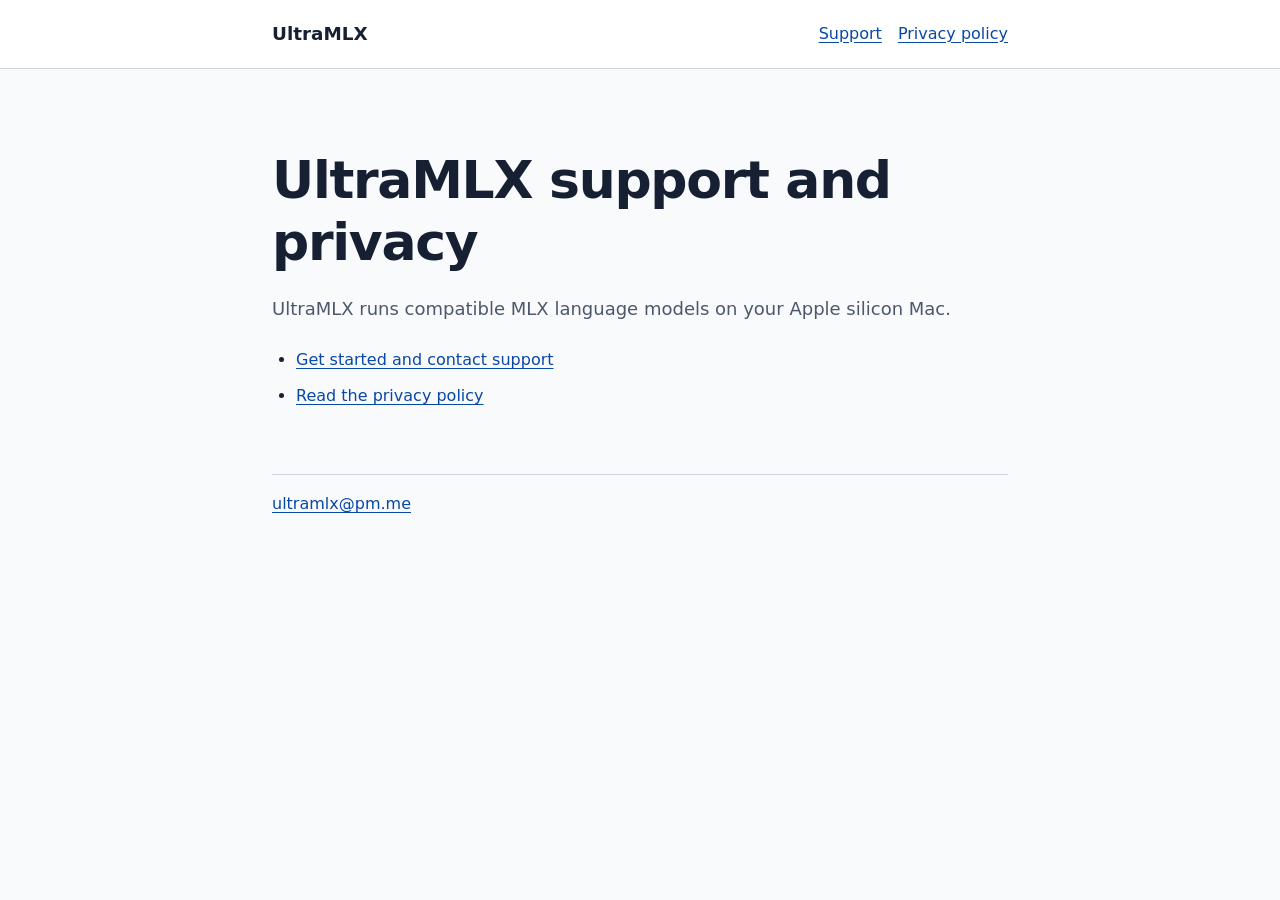
<file: index.html>
<!doctype html>
<html lang="en">
<head>
  <meta charset="utf-8">
  <meta name="viewport" content="width=device-width, initial-scale=1">
  <meta name="description" content="Support and privacy information for UltraMLX on macOS.">
  <link rel="canonical" href="https://bourbaki-friends.github.io/ultramlx-support/">
  <link rel="stylesheet" href="./style.css">
  <title>Support and privacy · UltraMLX</title>
</head>
<body>
  <a class="skip" href="#main">Skip to content</a>
  <header>
    <div class="wrap site-header">
      <a class="brand" href="./">UltraMLX</a>
      <nav aria-label="Main">
        <a href="./support/">Support</a>
        <a href="./privacy/">Privacy policy</a>
      </nav>
    </div>
  </header>
  <main id="main" class="wrap">
    <h1>UltraMLX support and privacy</h1>
    <p class="intro">UltraMLX runs compatible MLX language models on your Apple silicon Mac.</p>
    <ul class="directory">
      <li><a href="./support/">Get started and contact support</a></li>
      <li><a href="./privacy/">Read the privacy policy</a></li>
    </ul>
  </main>
  <footer class="wrap">
    <a href="mailto:ultramlx@pm.me">ultramlx@pm.me</a>
  </footer>
</body>
</html>
</file>
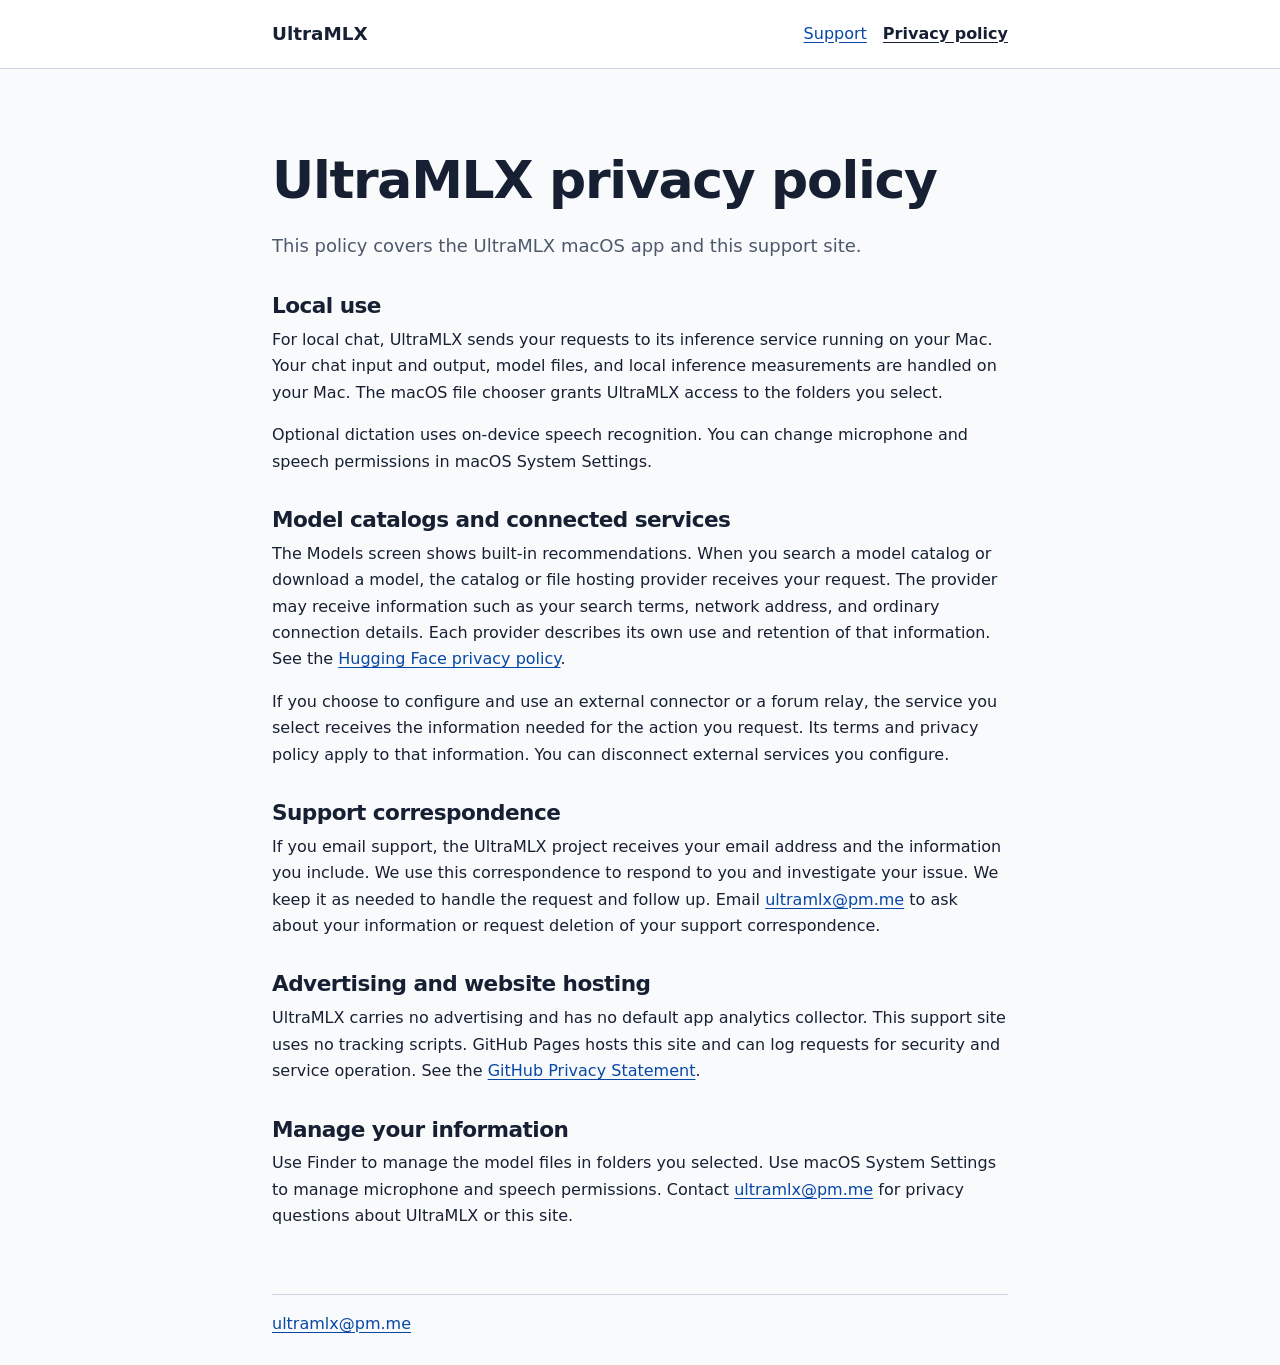
<file: privacy/index.html>
<!doctype html>
<html lang="en">
<head>
  <meta charset="utf-8">
  <meta name="viewport" content="width=device-width, initial-scale=1">
  <meta name="description" content="What UltraMLX handles on your Mac and when a request reaches a third-party service.">
  <link rel="canonical" href="https://bourbaki-friends.github.io/ultramlx-support/privacy/">
  <link rel="stylesheet" href="../style.css">
  <title>Privacy policy · UltraMLX</title>
</head>
<body>
  <a class="skip" href="#main">Skip to content</a>
  <header>
    <div class="wrap site-header">
      <a class="brand" href="../">UltraMLX</a>
      <nav aria-label="Main">
        <a href="../support/">Support</a>
        <a href="../privacy/" aria-current="page">Privacy policy</a>
      </nav>
    </div>
  </header>
  <main id="main" class="wrap">
    <h1>UltraMLX privacy policy</h1>
    <p class="intro">This policy covers the UltraMLX macOS app and this support site.</p>

    <h2>Local use</h2>
    <p>For local chat, UltraMLX sends your requests to its inference service running on your Mac. Your chat input and output, model files, and local inference measurements are handled on your Mac. The macOS file chooser grants UltraMLX access to the folders you select.</p>
    <p>Optional dictation uses on-device speech recognition. You can change microphone and speech permissions in macOS System Settings.</p>

    <h2>Model catalogs and connected services</h2>
    <p>The Models screen shows built-in recommendations. When you search a model catalog or download a model, the catalog or file hosting provider receives your request. The provider may receive information such as your search terms, network address, and ordinary connection details. Each provider describes its own use and retention of that information. See the <a href="https://huggingface.co/privacy">Hugging Face privacy policy</a>.</p>
    <p>If you choose to configure and use an external connector or a forum relay, the service you select receives the information needed for the action you request. Its terms and privacy policy apply to that information. You can disconnect external services you configure.</p>

    <h2>Support correspondence</h2>
    <p>If you email support, the UltraMLX project receives your email address and the information you include. We use this correspondence to respond to you and investigate your issue. We keep it as needed to handle the request and follow up. Email <a href="mailto:ultramlx@pm.me">ultramlx@pm.me</a> to ask about your information or request deletion of your support correspondence.</p>

    <h2>Advertising and website hosting</h2>
    <p>UltraMLX carries no advertising and has no default app analytics collector. This support site uses no tracking scripts. GitHub Pages hosts this site and can log requests for security and service operation. See the <a href="https://docs.github.com/en/site-policy/privacy-policies/github-general-privacy-statement">GitHub Privacy Statement</a>.</p>

    <h2>Manage your information</h2>
    <p>Use Finder to manage the model files in folders you selected. Use macOS System Settings to manage microphone and speech permissions. Contact <a href="mailto:ultramlx@pm.me">ultramlx@pm.me</a> for privacy questions about UltraMLX or this site.</p>
  </main>
  <footer class="wrap">
    <a href="mailto:ultramlx@pm.me">ultramlx@pm.me</a>
  </footer>
</body>
</html>
</file>
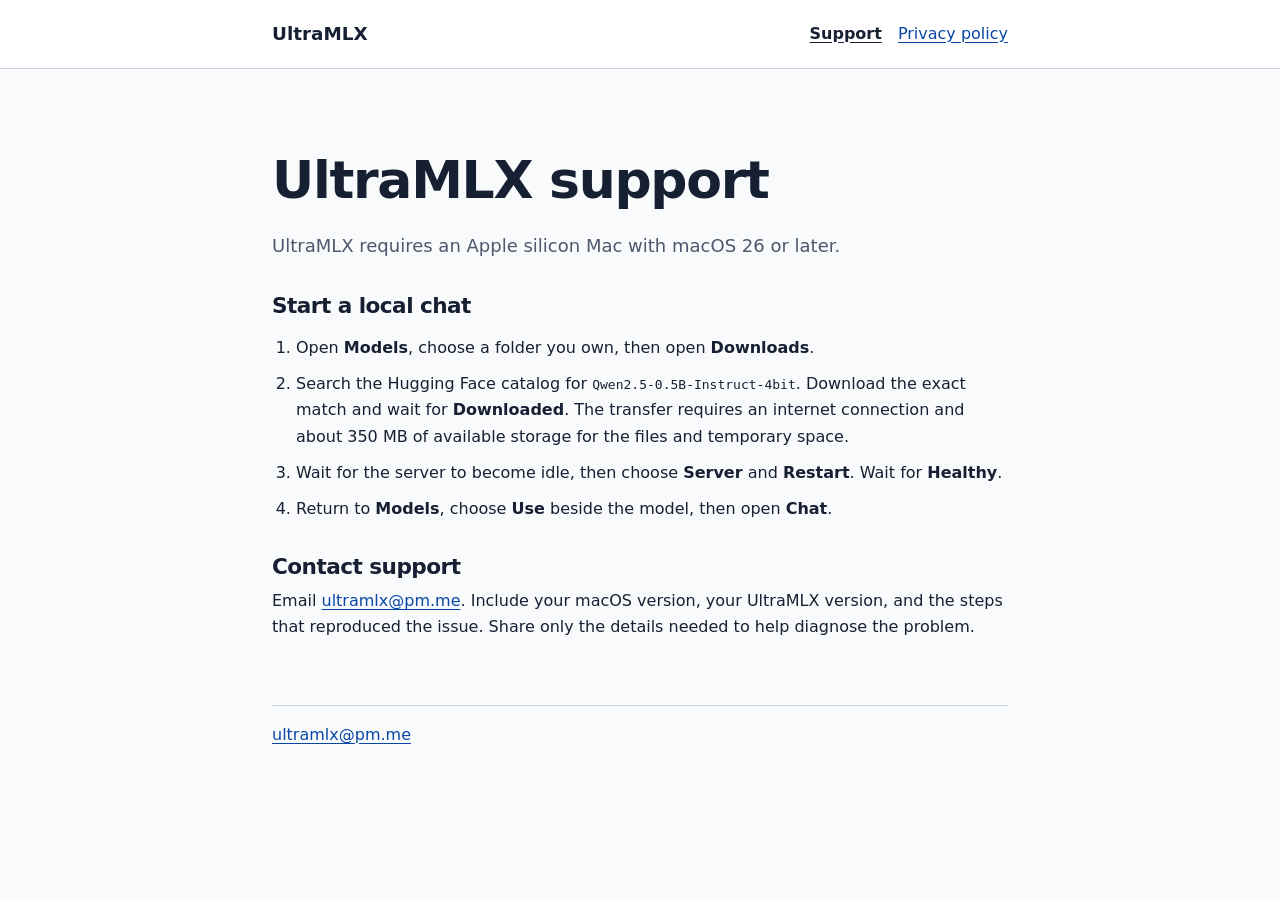
<file: support/index.html>
<!doctype html>
<html lang="en">
<head>
  <meta charset="utf-8">
  <meta name="viewport" content="width=device-width, initial-scale=1">
  <meta name="description" content="Set up local chat, install a model, and contact UltraMLX support.">
  <link rel="canonical" href="https://bourbaki-friends.github.io/ultramlx-support/support/">
  <link rel="stylesheet" href="../style.css">
  <title>Support · UltraMLX</title>
</head>
<body>
  <a class="skip" href="#main">Skip to content</a>
  <header>
    <div class="wrap site-header">
      <a class="brand" href="../">UltraMLX</a>
      <nav aria-label="Main">
        <a href="../support/" aria-current="page">Support</a>
        <a href="../privacy/">Privacy policy</a>
      </nav>
    </div>
  </header>
  <main id="main" class="wrap">
    <h1>UltraMLX support</h1>
    <p class="intro">UltraMLX requires an Apple silicon Mac with macOS 26 or later.</p>
    <h2>Start a local chat</h2>
    <ol>
      <li>Open <strong>Models</strong>, choose a folder you own, then open <strong>Downloads</strong>.</li>
      <li>Search the Hugging Face catalog for <code>Qwen2.5-0.5B-Instruct-4bit</code>. Download the exact match and wait for <strong>Downloaded</strong>. The transfer requires an internet connection and about 350 MB of available storage for the files and temporary space.</li>
      <li>Wait for the server to become idle, then choose <strong>Server</strong> and <strong>Restart</strong>. Wait for <strong>Healthy</strong>.</li>
      <li>Return to <strong>Models</strong>, choose <strong>Use</strong> beside the model, then open <strong>Chat</strong>.</li>
    </ol>
    <h2>Contact support</h2>
    <p>Email <a href="mailto:ultramlx@pm.me">ultramlx@pm.me</a>. Include your macOS version, your UltraMLX version, and the steps that reproduced the issue. Share only the details needed to help diagnose the problem.</p>
  </main>
  <footer class="wrap">
    <a href="mailto:ultramlx@pm.me">ultramlx@pm.me</a>
  </footer>
</body>
</html>
</file>
<file: style.css>
:root {
  color-scheme: light dark;
  --page: #f8fafc;
  --surface: #ffffff;
  --text: #172033;
  --muted: #4d586c;
  --line: #cbd5e1;
  --link: #0847a6;
  --focus: #1849ac;
  font-family: system-ui, -apple-system, sans-serif;
  line-height: 1.65;
}

@media (prefers-color-scheme: dark) {
  :root {
    --page: #111827;
    --surface: #172033;
    --text: #edf3fa;
    --muted: #c1cbdb;
    --line: #42516a;
    --link: #a9c9ff;
    --focus: #a9c9ff;
  }
}

* { box-sizing: border-box; }
body { margin: 0; color: var(--text); background: var(--page); }
.wrap { width: min(100% - 2rem, 46rem); margin-inline: auto; }
header { border-bottom: 1px solid var(--line); background: var(--surface); }
.site-header { display: flex; flex-wrap: wrap; justify-content: space-between; gap: .75rem 1.5rem; align-items: center; padding-block: 1rem; }
nav { display: flex; flex-wrap: wrap; gap: .5rem 1rem; }
nav a, .brand { min-height: 2.25rem; display: inline-flex; align-items: center; }
.brand { color: var(--text); font-weight: 750; font-size: 1.15rem; text-decoration: none; }
[aria-current="page"] { color: var(--text); font-weight: 700; }
main { padding-block: clamp(2.5rem, 7vw, 5rem) 3rem; }
h1, h2 { line-height: 1.2; letter-spacing: -.025em; }
h1 { font-size: clamp(2rem, 6vw, 3.25rem); margin-block: 0 1.25rem; }
h2 { font-size: 1.35rem; margin-block: 2rem .5rem; }
p, li { overflow-wrap: anywhere; }
p { margin-block: .5rem 1rem; }
.intro { font-size: 1.125rem; color: var(--muted); }
a { color: var(--link); text-underline-offset: .18em; }
a:hover { text-decoration-thickness: .14em; }
a:focus-visible { outline: 2px solid var(--focus); outline-offset: .25rem; border-radius: .125rem; }
ol, ul { padding-inline-start: 1.5rem; }
li + li { margin-block-start: .6rem; }
code { font-size: 1em; }
.directory { margin-block-start: 1.5rem; }
footer { padding-block: 1rem 1.75rem; border-top: 1px solid var(--line); }
.skip { position: absolute; z-index: 1; inset: .5rem auto auto .5rem; padding: .55rem .85rem; background: var(--surface); transform: translateY(-160%); }
.skip:focus { transform: translateY(0); }
</file>
